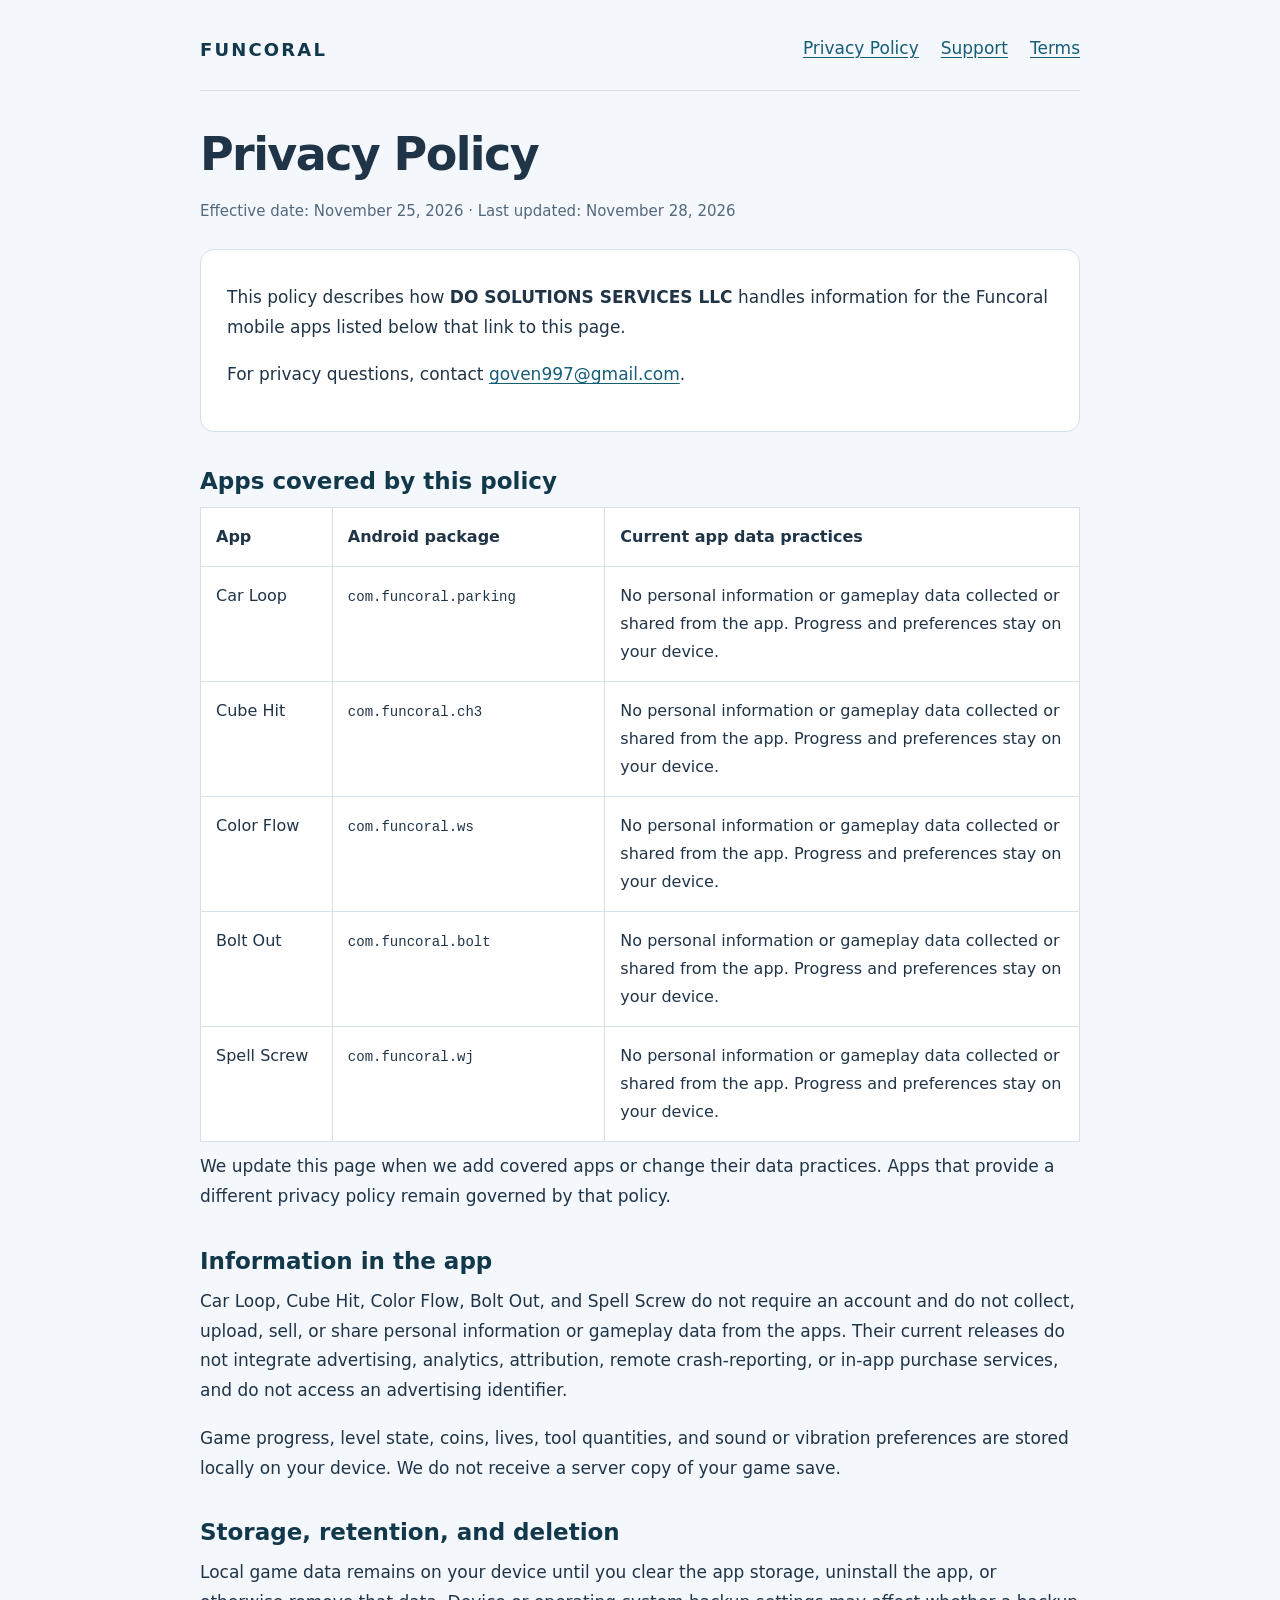
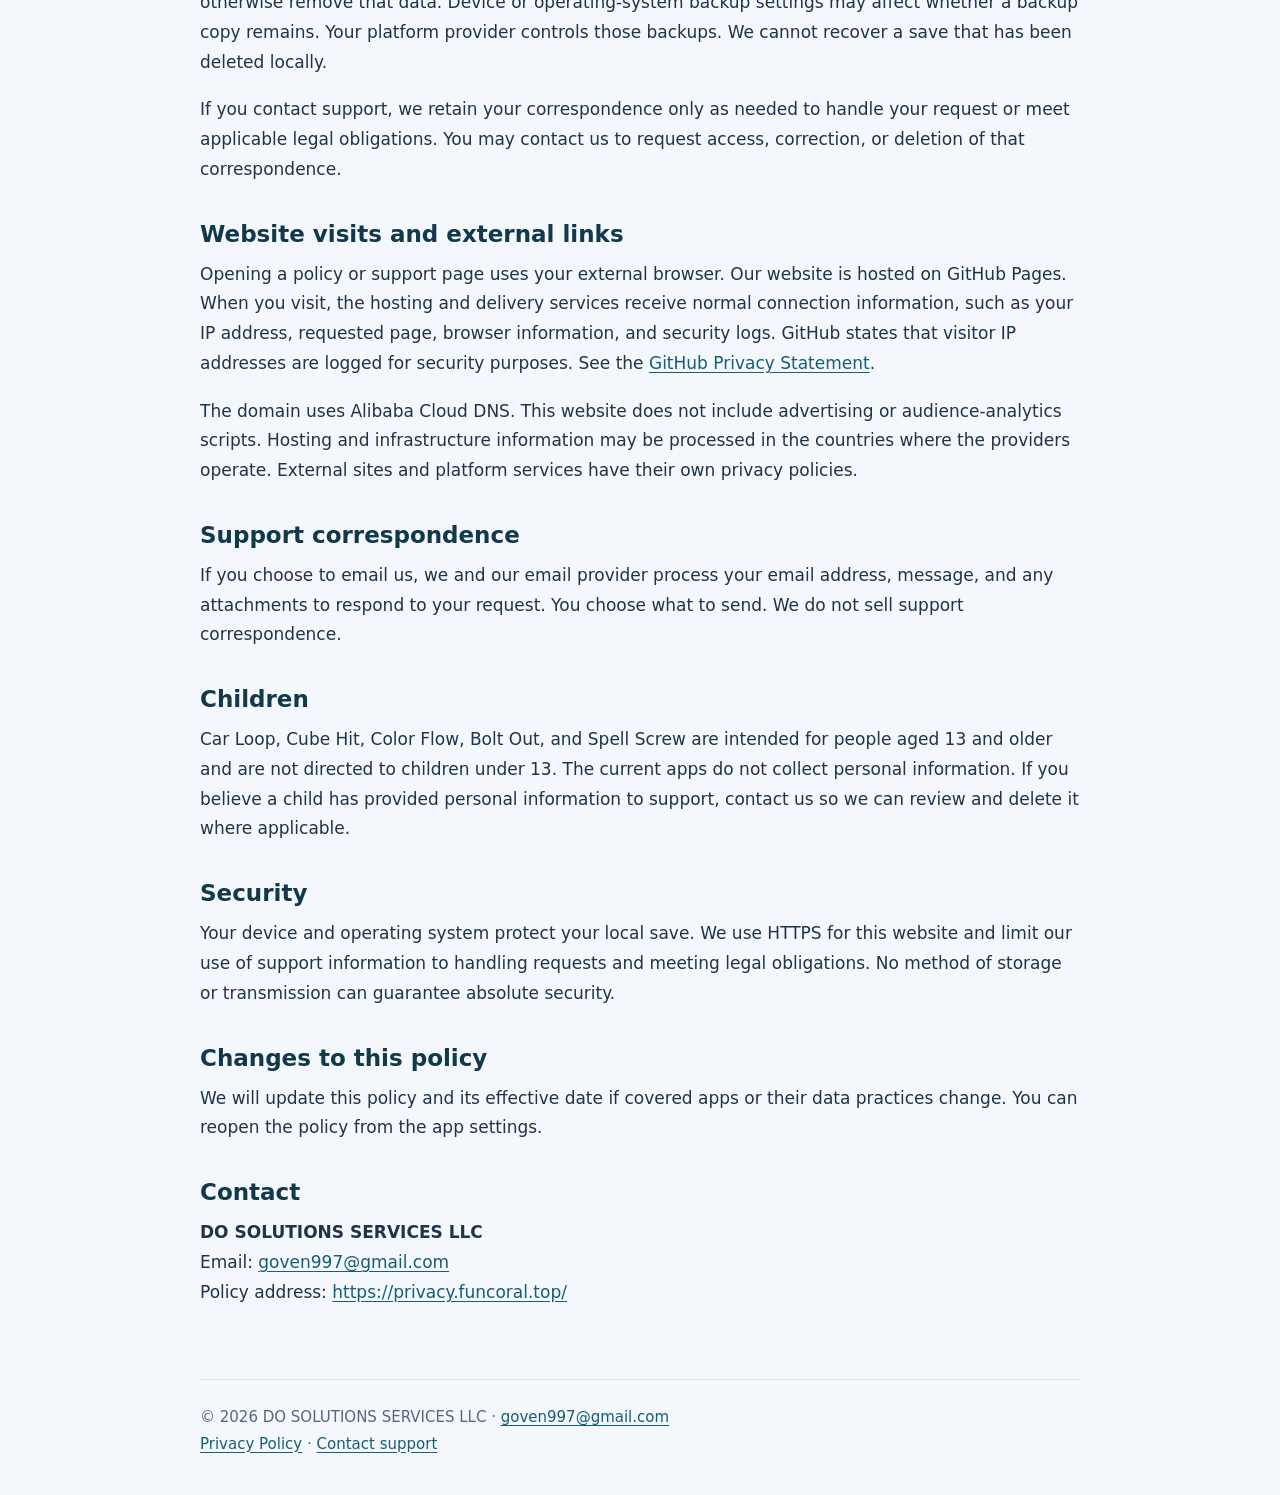
<file: index.html>
<!doctype html><html lang="en"><head><meta charset="utf-8"><meta name="viewport" content="width=device-width,initial-scale=1"><meta name="description" content="Privacy Policy for Funcoral apps operated by DO SOLUTIONS SERVICES LLC"><link rel="canonical" href="https://privacy.funcoral.top/"><title>Privacy Policy | Funcoral</title><link rel="stylesheet" href="/style.css"></head><body><header><a class="brand" href="/">FUNCORAL</a><nav aria-label="Policy navigation"><a href="/">Privacy Policy</a><a href="/support/">Support</a><a href="/terms/">Terms</a></nav></header><main><h1>Privacy Policy</h1><p class="meta">Effective date: November 25, 2026 · Last updated: November 28, 2026</p><div class="intro"><p>This policy describes how <strong>DO SOLUTIONS SERVICES LLC</strong> handles information for the Funcoral mobile apps listed below that link to this page.</p><p>For privacy questions, contact <a href="mailto:goven997@gmail.com">goven997@gmail.com</a>.</p></div><h2>Apps covered by this policy</h2><table><thead><tr><th scope="col">App</th><th scope="col">Android package</th><th scope="col">Current app data practices</th></tr></thead><tbody><tr><td>Car Loop</td><td><code>com.funcoral.parking</code></td><td>No personal information or gameplay data collected or shared from the app. Progress and preferences stay on your device.</td></tr><tr><td>Cube Hit</td><td><code>com.funcoral.ch3</code></td><td>No personal information or gameplay data collected or shared from the app. Progress and preferences stay on your device.</td></tr><tr><td>Color Flow</td><td><code>com.funcoral.ws</code></td><td>No personal information or gameplay data collected or shared from the app. Progress and preferences stay on your device.</td></tr><tr><td>Bolt Out</td><td><code>com.funcoral.bolt</code></td><td>No personal information or gameplay data collected or shared from the app. Progress and preferences stay on your device.</td></tr><tr><td>Spell Screw</td><td><code>com.funcoral.wj</code></td><td>No personal information or gameplay data collected or shared from the app. Progress and preferences stay on your device.</td></tr></tbody></table><p>We update this page when we add covered apps or change their data practices. Apps that provide a different privacy policy remain governed by that policy.</p><h2>Information in the app</h2><p>Car Loop, Cube Hit, Color Flow, Bolt Out, and Spell Screw do not require an account and do not collect, upload, sell, or share personal information or gameplay data from the apps. Their current releases do not integrate advertising, analytics, attribution, remote crash-reporting, or in-app purchase services, and do not access an advertising identifier.</p><p>Game progress, level state, coins, lives, tool quantities, and sound or vibration preferences are stored locally on your device. We do not receive a server copy of your game save.</p><h2>Storage, retention, and deletion</h2><p>Local game data remains on your device until you clear the app storage, uninstall the app, or otherwise remove that data. Device or operating-system backup settings may affect whether a backup copy remains. Your platform provider controls those backups. We cannot recover a save that has been deleted locally.</p><p>If you contact support, we retain your correspondence only as needed to handle your request or meet applicable legal obligations. You may contact us to request access, correction, or deletion of that correspondence.</p><h2>Website visits and external links</h2><p>Opening a policy or support page uses your external browser. Our website is hosted on GitHub Pages. When you visit, the hosting and delivery services receive normal connection information, such as your IP address, requested page, browser information, and security logs. GitHub states that visitor IP addresses are logged for security purposes. See the <a href="https://docs.github.com/en/site-policy/privacy-policies/github-general-privacy-statement">GitHub Privacy Statement</a>.</p><p>The domain uses Alibaba Cloud DNS. This website does not include advertising or audience-analytics scripts. Hosting and infrastructure information may be processed in the countries where the providers operate. External sites and platform services have their own privacy policies.</p><h2>Support correspondence</h2><p>If you choose to email us, we and our email provider process your email address, message, and any attachments to respond to your request. You choose what to send. We do not sell support correspondence.</p><h2>Children</h2><p>Car Loop, Cube Hit, Color Flow, Bolt Out, and Spell Screw are intended for people aged 13 and older and are not directed to children under 13. The current apps do not collect personal information. If you believe a child has provided personal information to support, contact us so we can review and delete it where applicable.</p><h2>Security</h2><p>Your device and operating system protect your local save. We use HTTPS for this website and limit our use of support information to handling requests and meeting legal obligations. No method of storage or transmission can guarantee absolute security.</p><h2>Changes to this policy</h2><p>We will update this policy and its effective date if covered apps or their data practices change. You can reopen the policy from the app settings.</p><h2>Contact</h2><p><strong>DO SOLUTIONS SERVICES LLC</strong><br>Email: <a href="mailto:goven997@gmail.com">goven997@gmail.com</a><br>Policy address: <a href="https://privacy.funcoral.top/">https://privacy.funcoral.top/</a></p></main><footer>© 2026 DO SOLUTIONS SERVICES LLC · <a href="mailto:goven997@gmail.com">goven997@gmail.com</a><br><a href="/">Privacy Policy</a> · <a href="/support/">Contact support</a></footer></body></html>
</file>
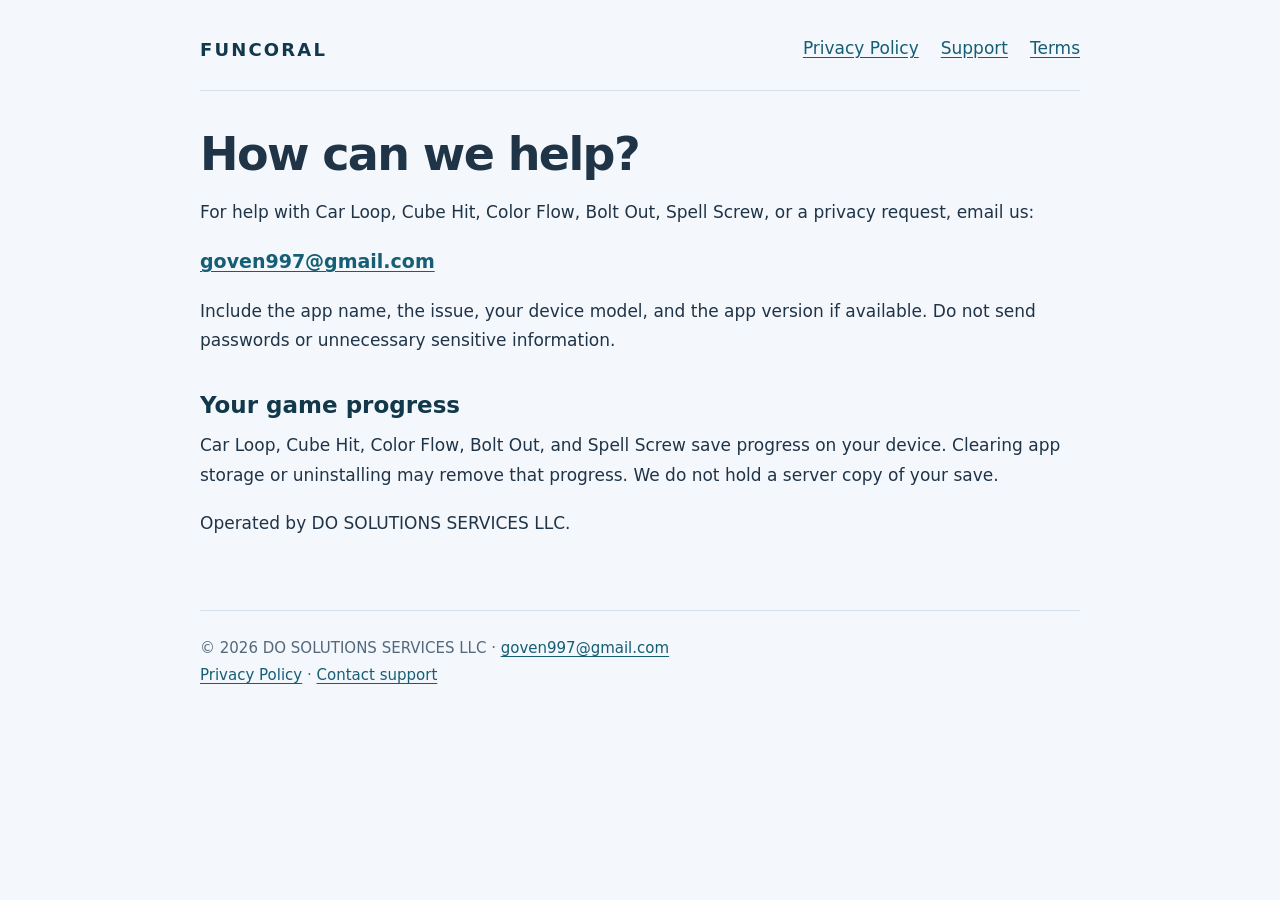
<file: support/index.html>
<!doctype html><html lang="en"><head><meta charset="utf-8"><meta name="viewport" content="width=device-width,initial-scale=1"><meta name="description" content="Support for Funcoral apps operated by DO SOLUTIONS SERVICES LLC"><link rel="canonical" href="https://privacy.funcoral.top/support/"><title>Support | Funcoral</title><link rel="stylesheet" href="/style.css"></head><body><header><a class="brand" href="/">FUNCORAL</a><nav aria-label="Policy navigation"><a href="/">Privacy Policy</a><a href="/support/">Support</a><a href="/terms/">Terms</a></nav></header><main><h1>How can we help?</h1><p>For help with Car Loop, Cube Hit, Color Flow, Bolt Out, Spell Screw, or a privacy request, email us:</p><p class="contact"><a href="mailto:goven997@gmail.com">goven997@gmail.com</a></p><p>Include the app name, the issue, your device model, and the app version if available. Do not send passwords or unnecessary sensitive information.</p><h2>Your game progress</h2><p>Car Loop, Cube Hit, Color Flow, Bolt Out, and Spell Screw save progress on your device. Clearing app storage or uninstalling may remove that progress. We do not hold a server copy of your save.</p><p>Operated by DO SOLUTIONS SERVICES LLC.</p></main><footer>© 2026 DO SOLUTIONS SERVICES LLC · <a href="mailto:goven997@gmail.com">goven997@gmail.com</a><br><a href="/">Privacy Policy</a> · <a href="/support/">Contact support</a></footer></body></html>
</file>
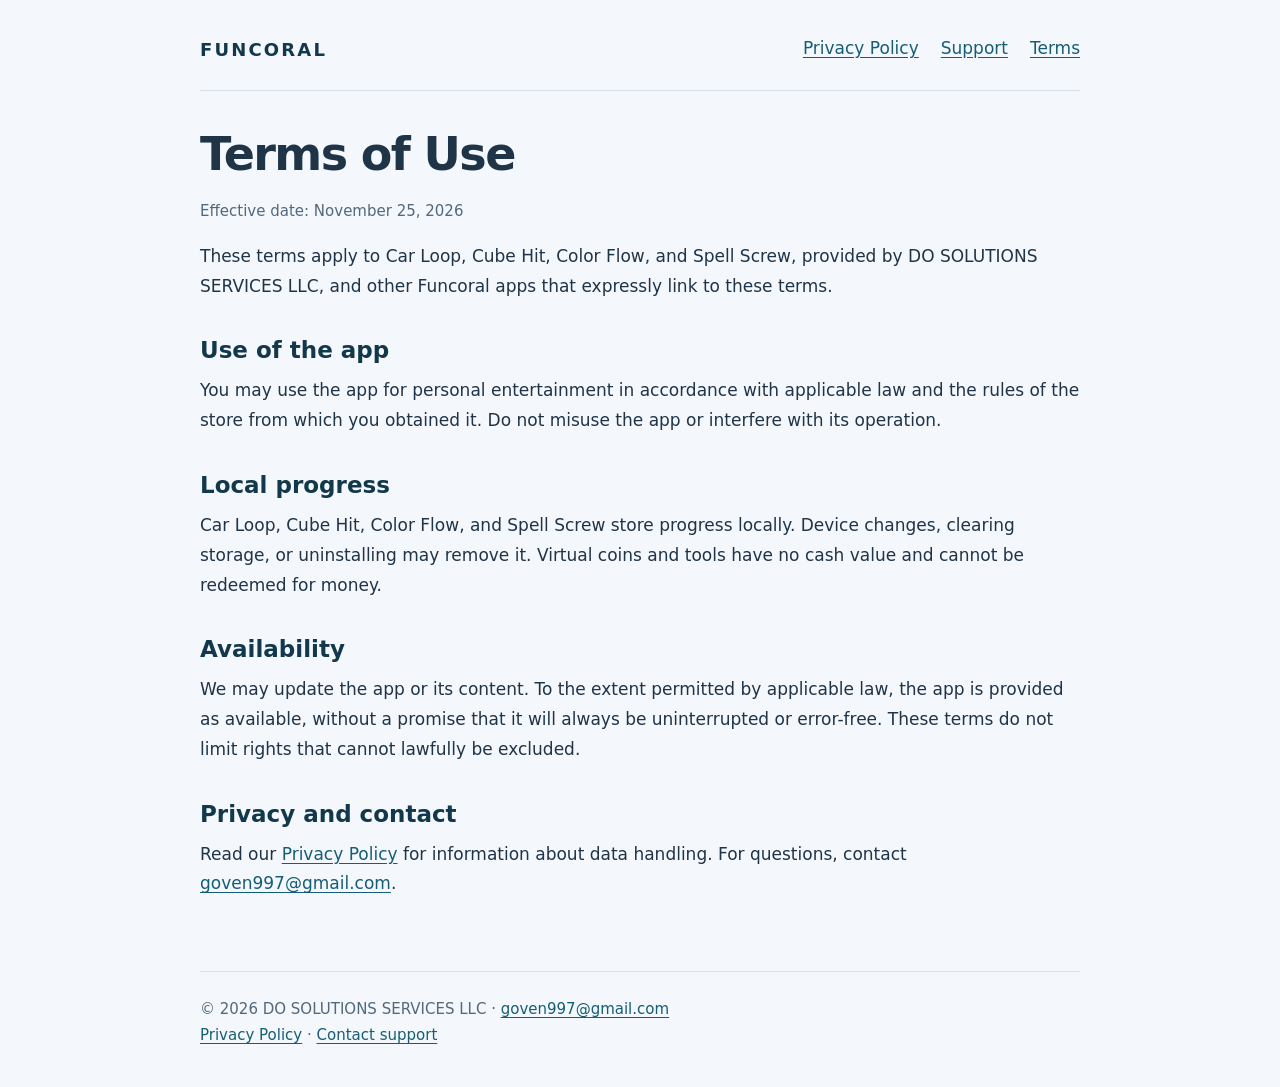
<file: terms/index.html>
<!doctype html><html lang="en"><head><meta charset="utf-8"><meta name="viewport" content="width=device-width,initial-scale=1"><meta name="description" content="Terms of Use for Funcoral apps operated by DO SOLUTIONS SERVICES LLC"><link rel="canonical" href="https://privacy.funcoral.top/terms/"><title>Terms of Use | Funcoral</title><link rel="stylesheet" href="/style.css"></head><body><header><a class="brand" href="/">FUNCORAL</a><nav aria-label="Policy navigation"><a href="/">Privacy Policy</a><a href="/support/">Support</a><a href="/terms/">Terms</a></nav></header><main><h1>Terms of Use</h1><p class="meta">Effective date: November 25, 2026</p><p>These terms apply to Car Loop, Cube Hit, Color Flow, and Spell Screw, provided by DO SOLUTIONS SERVICES LLC, and other Funcoral apps that expressly link to these terms.</p><h2>Use of the app</h2><p>You may use the app for personal entertainment in accordance with applicable law and the rules of the store from which you obtained it. Do not misuse the app or interfere with its operation.</p><h2>Local progress</h2><p>Car Loop, Cube Hit, Color Flow, and Spell Screw store progress locally. Device changes, clearing storage, or uninstalling may remove it. Virtual coins and tools have no cash value and cannot be redeemed for money.</p><h2>Availability</h2><p>We may update the app or its content. To the extent permitted by applicable law, the app is provided as available, without a promise that it will always be uninterrupted or error-free. These terms do not limit rights that cannot lawfully be excluded.</p><h2>Privacy and contact</h2><p>Read our <a href="/">Privacy Policy</a> for information about data handling. For questions, contact <a href="mailto:goven997@gmail.com">goven997@gmail.com</a>.</p></main><footer>© 2026 DO SOLUTIONS SERVICES LLC · <a href="mailto:goven997@gmail.com">goven997@gmail.com</a><br><a href="/">Privacy Policy</a> · <a href="/support/">Contact support</a></footer></body></html>
</file>
<file: style.css>
*{box-sizing:border-box}html{scroll-behavior:smooth}body{margin:0;background:#f4f7fb;color:#203448;font:17px/1.75 system-ui,-apple-system,BlinkMacSystemFont,"Segoe UI",sans-serif}a{color:#155e75;text-underline-offset:3px}a:focus-visible{outline:3px solid #f59e0b;outline-offset:4px}header,main,footer{width:min(880px,calc(100% - 40px));margin:auto}header{padding:34px 0 24px;display:flex;justify-content:space-between;gap:20px;flex-wrap:wrap;border-bottom:1px solid #d6e0ea}.brand{font-size:18px;font-weight:750;letter-spacing:.12em;color:#12384b;text-decoration:none}nav{display:flex;gap:22px;flex-wrap:wrap}main{padding:36px 0 54px}h1{font-size:clamp(32px,6vw,46px);line-height:1.2;letter-spacing:-.035em;margin:0 0 16px}h2{font-size:23px;line-height:1.35;margin:34px 0 10px;color:#12384b}p{margin:10px 0 18px}.meta{color:#52697d;font-size:15px}.intro{padding:23px 26px;background:white;border:1px solid #d6e0ea;border-radius:14px;margin:25px 0}table{width:100%;border-collapse:collapse;background:white;font-size:16px}th,td{padding:15px;text-align:left;border:1px solid #d6e0ea;vertical-align:top;overflow-wrap:anywhere}code{font-size:14px}footer{padding:24px 0 38px;border-top:1px solid #d6e0ea;font-size:15px;color:#52697d}.contact{font-size:19px;font-weight:650}@media(max-width:520px){header,main,footer{width:calc(100% - 30px)}header{padding-top:24px}th,td{padding:10px}.intro{padding:18px}}
th:first-child{width:15%}th:nth-child(2){width:31%}
</file>
